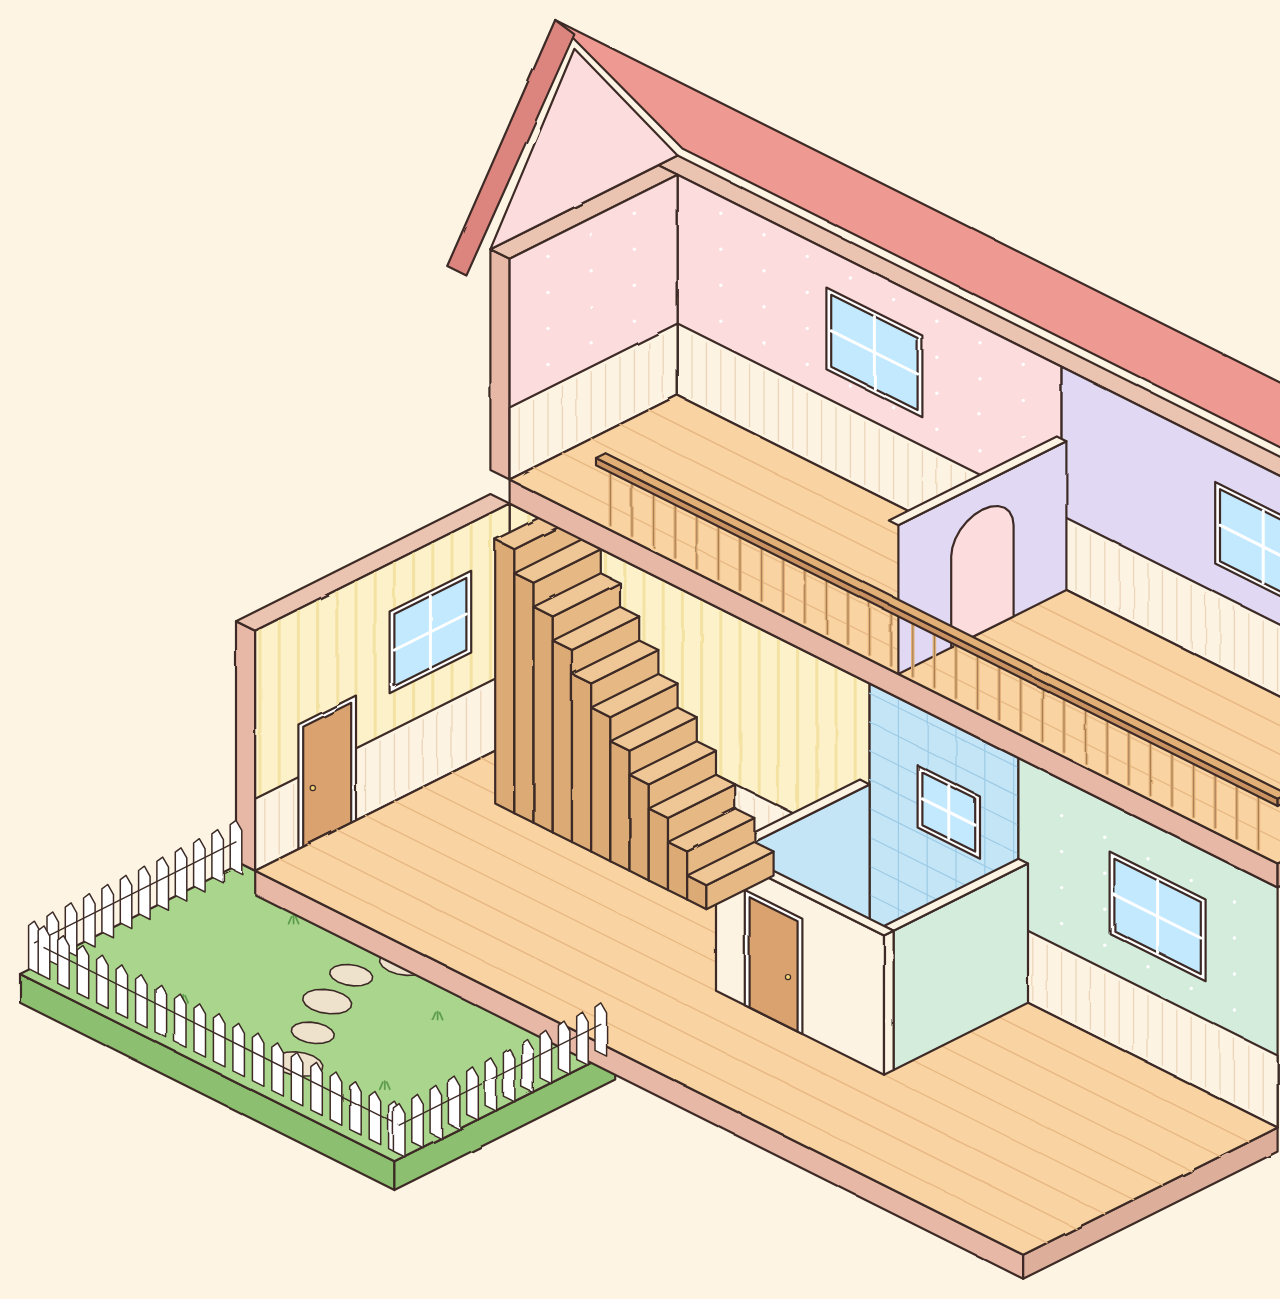
<file: art/tools/doodle_house.html>
<!doctype html>
<!-- 塗鴉風的整棟房子骨架（草稿）：牆、地板、樓梯、欄杆、屋頂、花園都用程式照同一個等角角度畫，房間才接得自然；家具之後另外疊上去 -->
<meta charset="utf-8">
<style>html,body{margin:0;background:#fdf4e3}svg{display:block}</style>
<svg id="s" xmlns="http://www.w3.org/2000/svg"></svg>
<script>
const NS = 'http://www.w3.org/2000/svg';
const svg = document.getElementById('s');
const INK = '#3d2c26', SW = 2.2;
const C = {
  floor: '#f9d4a2', plank: '#e8b984', slabTop: '#ebc3b1', slabSide: '#ddae9a', slabFront: '#e6b8a5',
  wains: '#fdf3e2', wainsLine: '#ecd6bb',
  pink: '#fcdcdc', yellow: '#fcf1c9', yellowStripe: '#f4e2a2', mint: '#d4ecdc', lilac: '#e1d9f3',
  tile: '#c4e5f6', tileLine: '#9dcbe6', tileFloor: '#f4fafc',
  glass: '#c3e9fe', frame: '#ffffff', wood: '#e2b077', woodDark: '#c99261', door: '#d9a26e',
  grass: '#a9d58c', grassSide: '#8cc06f', stone: '#efe2cd', fence: '#ffffff', roof: '#ee9a92', roofSide: '#dc857e',
};
const K = 2.4, OX = 300 * K, OY = 330 * K;
const P = (x, y, z = 0) => [OX + (x - y) * K, OY + ((x + y) / 2 - z) * K];
const pts = (a) => a.map(([x, y]) => `${x.toFixed(1)},${y.toFixed(1)}`).join(' ');
function el(tag, at, parent = root) { const e = document.createElementNS(NS, tag); for (const k in at) e.setAttribute(k, at[k]); parent.appendChild(e); return e; }
const defs = el('defs', {}, svg);
const f = el('filter', { id: 'wob', x: '-2%', y: '-2%', width: '104%', height: '104%' }, defs);
el('feTurbulence', { type: 'fractalNoise', baseFrequency: '0.02', numOctaves: 2, seed: 7 }, f);
el('feDisplacementMap', { in: 'SourceGraphic', scale: 2.2 }, f);
const root = el('g', { filter: 'url(#wob)' }, svg);
const poly = (P3, fill, extra = {}) => el('polygon', { points: pts(P3.map((p) => P(...p))), fill, stroke: INK, 'stroke-width': SW, 'stroke-linejoin': 'round', ...extra });
const line = (a, b, color = INK, w = SW, extra = {}) => el('line', { x1: P(...a)[0], y1: P(...a)[1], x2: P(...b)[0], y2: P(...b)[1], stroke: color, 'stroke-width': w, 'stroke-linecap': 'round', ...extra });
// 方塊：上、左前（y+d）、右前（x+w）
function box(x, y, z, w, d, h, top, left, right, o = {}) {
  if (!o.noL) poly([[x, y + d, z], [x + w, y + d, z], [x + w, y + d, z + h], [x, y + d, z + h]], left);
  if (!o.noR) poly([[x + w, y, z], [x + w, y + d, z], [x + w, y + d, z + h], [x + w, y, z + h]], right);
  if (!o.noT) poly([[x, y, z + h], [x + w, y, z + h], [x + w, y + d, z + h], [x, y + d, z + h]], top);
}
// 牆面：plane 'y'（後牆，沿 x）或 'x'（左牆，沿 y）；a0..a1 是沿牆的範圍
function wallPt(plane, at, a, z) { return plane === 'y' ? [a, at, z] : [at, a, z]; }
function wall(plane, at, a0, a1, z0, h, paper, o = {}) {
  const W = (a, z) => wallPt(plane, at, a, z);
  poly([W(a0, z0), W(a1, z0), W(a1, z0 + h), W(a0, z0 + h)], paper);
  // 牆紙花樣
  if (o.dots) for (let a = a0 + 9; a < a1 - 4; a += 18) for (let z = z0 + 40; z < z0 + h - 6; z += 15) {
    const off = ((z - z0) / 15) % 2 ? 9 : 0; if (a + off > a1 - 4) continue;
    const q = P(...W(a + off, z)); el('circle', { cx: q[0], cy: q[1], r: 1.7, fill: '#fff' });
  }
  if (o.stripes) for (let a = a0 + 8; a < a1; a += 8) line(W(a, z0 + 30), W(a, z0 + h - 1), o.stripes, 3);
  if (o.tiles) {
    for (let a = a0 + 12; a < a1; a += 12) line(W(a, z0), W(a, z0 + h), C.tileLine, 1.2);
    for (let z = z0 + 12; z < z0 + h; z += 12) line(W(a0, z), W(a1, z), C.tileLine, 1.2);
  }
  // 護牆板
  if (!o.tiles && !o.noWains) {
    poly([W(a0, z0), W(a1, z0), W(a1, z0 + 30), W(a0, z0 + 30)], C.wains);
    for (let a = a0 + 6; a < a1; a += 6) line(W(a, z0 + 2), W(a, z0 + 28), C.wainsLine, 1.3);
  }
}
function windowOn(plane, at, a, z, w = 30, h = 26) {
  const W = (aa, zz) => wallPt(plane, at, aa, zz);
  poly([W(a - 2, z - 2), W(a + w + 2, z - 2), W(a + w + 2, z + h + 2), W(a - 2, z + h + 2)], C.frame);
  poly([W(a, z), W(a + w, z), W(a + w, z + h), W(a, z + h)], C.glass);
  line(W(a + w / 2, z), W(a + w / 2, z + h), C.frame, 3); line(W(a, z + h / 2), W(a + w, z + h / 2), C.frame, 3);
}
function doorOn(plane, at, a, z, w = 18, h = 46, color = C.door) {
  const W = (aa, zz) => wallPt(plane, at, aa, zz);
  poly([W(a - 2, z), W(a + w + 2, z), W(a + w + 2, z + h + 2), W(a - 2, z + h + 2)], C.frame);
  poly([W(a, z), W(a + w, z), W(a + w, z + h), W(a, z + h)], color);
  const k = P(...W(a + w - 4, z + h * .45)); el('circle', { cx: k[0], cy: k[1], r: 2.6, fill: '#f6d67a', stroke: INK, 'stroke-width': 1.2 });
}
function floorPlanks(x0, x1, y0, y1, z) {
  poly([[x0, y0, z], [x1, y0, z], [x1, y1, z], [x0, y1, z]], C.floor);
  for (let y = y0 + 12; y < y1; y += 12) line([x0, y, z], [x1, y, z], C.plank, 1.4);
}

const W1 = 320, D1 = 176, H = 100, SLAB = 10, Z2 = H + SLAB, H2 = 92, D2 = 70;
// 一樓的房間在二樓的前面（y 從 D2 到 D1）；二樓地板下面那面牆就是一樓房間的後牆（參考圖也是這樣）
// ---------- 花園（客廳前面那一側） ----------
box(-6, D1, -12, 156, 92, 12, C.grass, C.grassSide, C.grassSide);
for (const [x, y] of [[30, 190], [100, 200], [118, 240], [40, 246], [130, 182]]) { const q = P(x, y, 0); el('path', { d: `M${q[0] - 5} ${q[1]} l3 -7 M${q[0]} ${q[1]} l0 -8 M${q[0] + 5} ${q[1]} l-3 -7`, stroke: '#5f9e4e', 'stroke-width': 1.8, fill: 'none', 'stroke-linecap': 'round' }); }
for (const [x, y, r] of [[70, 184, 8], [64, 200, 7], [70, 216, 8], [80, 232, 7], [90, 248, 8]]) {
  const c = []; for (let i = 0; i < 16; i++) { const t = i / 16 * Math.PI * 2; c.push([x + Math.cos(t) * r, y + Math.sin(t) * r * .8, 0.5]); }
  poly(c, C.stone, { 'stroke-width': 1.6 });
}
// ---------- 一樓 ----------
box(0, D2, -SLAB, W1, D1 - D2, SLAB, C.floor, C.slabFront, C.slabSide, { noT: true });
box(-8, D2, 0, 8, D1 - D2, H, C.slabTop, C.slabFront, C.slabSide, { noR: true });
// 一樓房間的後牆：客廳（黃條紋）| 廁所（磁磚）| 廚房（薄荷）
wall('y', D2, 0, 150, 0, H, C.yellow, { stripes: C.yellowStripe });
wall('y', D2, 150, 212, 0, H, C.tile, { tiles: true });
wall('y', D2, 212, W1, 0, H, C.mint, { dots: true });
wall('x', 0, D2, D1, 0, H, C.yellow, { stripes: C.yellowStripe });
windowOn('x', 0, 88, 48, 30, 30); windowOn('y', D2, 172, 52, 22, 22); windowOn('y', D2, 252, 48, 36, 30);
doorOn('x', 0, 136, 0, 20, 50); // 客廳通往花園的門
floorPlanks(0, W1, D2, D1, 0);
// 廁所：磁磚地板、半高的牆，門開在前面
const BY = D2 + 56, HB = 58;
poly([[150, D2, .5], [212, D2, .5], [212, BY, .5], [150, BY, .5]], C.tileFloor);
for (let a = 162; a < 212; a += 12) line([a, D2, .5], [a, BY, .5], C.tileLine, 1);
for (let b = D2 + 12; b < BY; b += 12) line([150, b, .5], [212, b, .5], C.tileLine, 1);
box(146, D2, 0, 4, BY - D2, HB, C.wains, C.wains, C.tile, { noL: true });
box(212, D2, 0, 4, BY - D2, HB, C.wains, C.wains, C.mint, { noL: true });
box(146, BY, 0, 70, 4, HB, C.wains, C.wains, C.wains);
doorOn('y', BY + 4, 160, 0, 20, 46);
// 樓梯：沿著左牆，從前面往後爬到二樓的地板邊緣
// 樓梯：靠著客廳的後牆，從右邊往左爬，最上面一階接到二樓地板的邊緣
const steps = 11, sx0 = 22, dx = 8, sw = 28;
for (let i = 0; i < steps; i++) {
  const x = sx0 + i * dx, z = Z2 - (i * Z2) / steps;
  box(x, D2, 0, dx, sw, z, '#efc796', '#dcab74', '#e6b984');
}
// ---------- 二樓（往後退，地板邊緣有欄杆） ----------
box(0, 0, H, W1, D2, SLAB, C.floor, C.slabFront, C.slabSide, { noT: true });
box(-8, -8, Z2, W1 + 8, 8, H2, C.slabTop, C.slabSide, C.slabSide, { noL: true });
box(-8, 0, Z2, 8, D2, H2, C.slabTop, C.slabFront, C.slabSide, { noR: true });
wall('y', 0, 0, 160, Z2, H2, C.pink, { dots: true });
wall('y', 0, 160, W1, Z2, H2, C.lilac, {});
wall('x', 0, 0, D2, Z2, H2, C.pink, { dots: true });
windowOn('y', 0, 64, Z2 + 44, 36, 30); windowOn('y', 0, 226, Z2 + 44, 36, 30);
floorPlanks(0, W1, 0, D2, Z2);
// 主臥室｜書房：半高隔間，中間一個拱門
const HP = 62;
box(158, 0, Z2, 4, D2, HP, C.wains, C.wains, C.lilac, { noL: true });
{ const arch = []; const a0 = 22, a1 = 48, top = 38; arch.push([162, a0, Z2]);
  for (let i = 0; i <= 12; i++) { const t = Math.PI - i * Math.PI / 12; arch.push([162, (a0 + a1) / 2 + Math.cos(t) * (a1 - a0) / 2, Z2 + top + Math.sin(t) * 13]); }
  arch.push([162, a1, Z2]); poly(arch, C.pink); }
// 欄杆（樓梯口留空）
const rz = Z2 + 24, gap = sx0 + 14;
for (let x = gap + 4; x <= W1 - 2; x += 9) line([x, D2 - 2, Z2], [x, D2 - 2, rz], C.wood, 3.6);
for (let x = gap + 4; x <= W1 - 2; x += 9) line([x, D2 - 2, Z2], [x, D2 - 2, rz], INK, .8, { opacity: .5 });
box(gap, D2 - 4, rz, W1 - gap, 4, 3, C.wood, C.woodDark, C.woodDark);
// ---------- 屋頂：後面一片斜屋頂＋左邊的山牆 ----------
const ZR = Z2 + H2, RIDGE = 74, yR = D2 / 2;
poly([[-8, -8, ZR], [-8, D2, ZR], [-8, yR, ZR + RIDGE - 8]], C.pink);
poly([[-16, -18, ZR - 6], [W1 + 10, -18, ZR - 6], [W1 + 10, yR, ZR + RIDGE], [-16, yR, ZR + RIDGE]], C.roof);
poly([[-16, yR, ZR + RIDGE], [-16, D2 + 10, ZR - 6], [-8, D2 + 10, ZR - 6], [-8, yR, ZR + RIDGE - 2]], C.roofSide);
// ---------- 花園的籬笆（最後畫，在最前面） ----------
function fence(a, b) {
  const n = Math.round(Math.hypot(b[0] - a[0], b[1] - a[1]) / 8);
  for (let i = 0; i <= n; i++) {
    const x = a[0] + (b[0] - a[0]) * i / n, y = a[1] + (b[1] - a[1]) * i / n;
    poly([[x - 2.4, y, 0], [x + 2.4, y, 0], [x + 2.4, y, 18], [x, y, 21], [x - 2.4, y, 18]], C.fence, { 'stroke-width': 1.5 });
  }
  line([...a, 12], [...b, 12], INK, 1.4);
}
fence([-4, D1 + 4], [-4, D1 + 88]);
fence([0, D1 + 88], [146, D1 + 88]);
fence([148, D1 + 88], [148, D1 + 4]);

// 畫布大小
const bb = root.getBBox();
svg.setAttribute('viewBox', `${bb.x - 20} ${bb.y - 20} ${bb.width + 40} ${bb.height + 40}`);
svg.setAttribute('width', bb.width + 40); svg.setAttribute('height', bb.height + 40);
</script>
</file>
